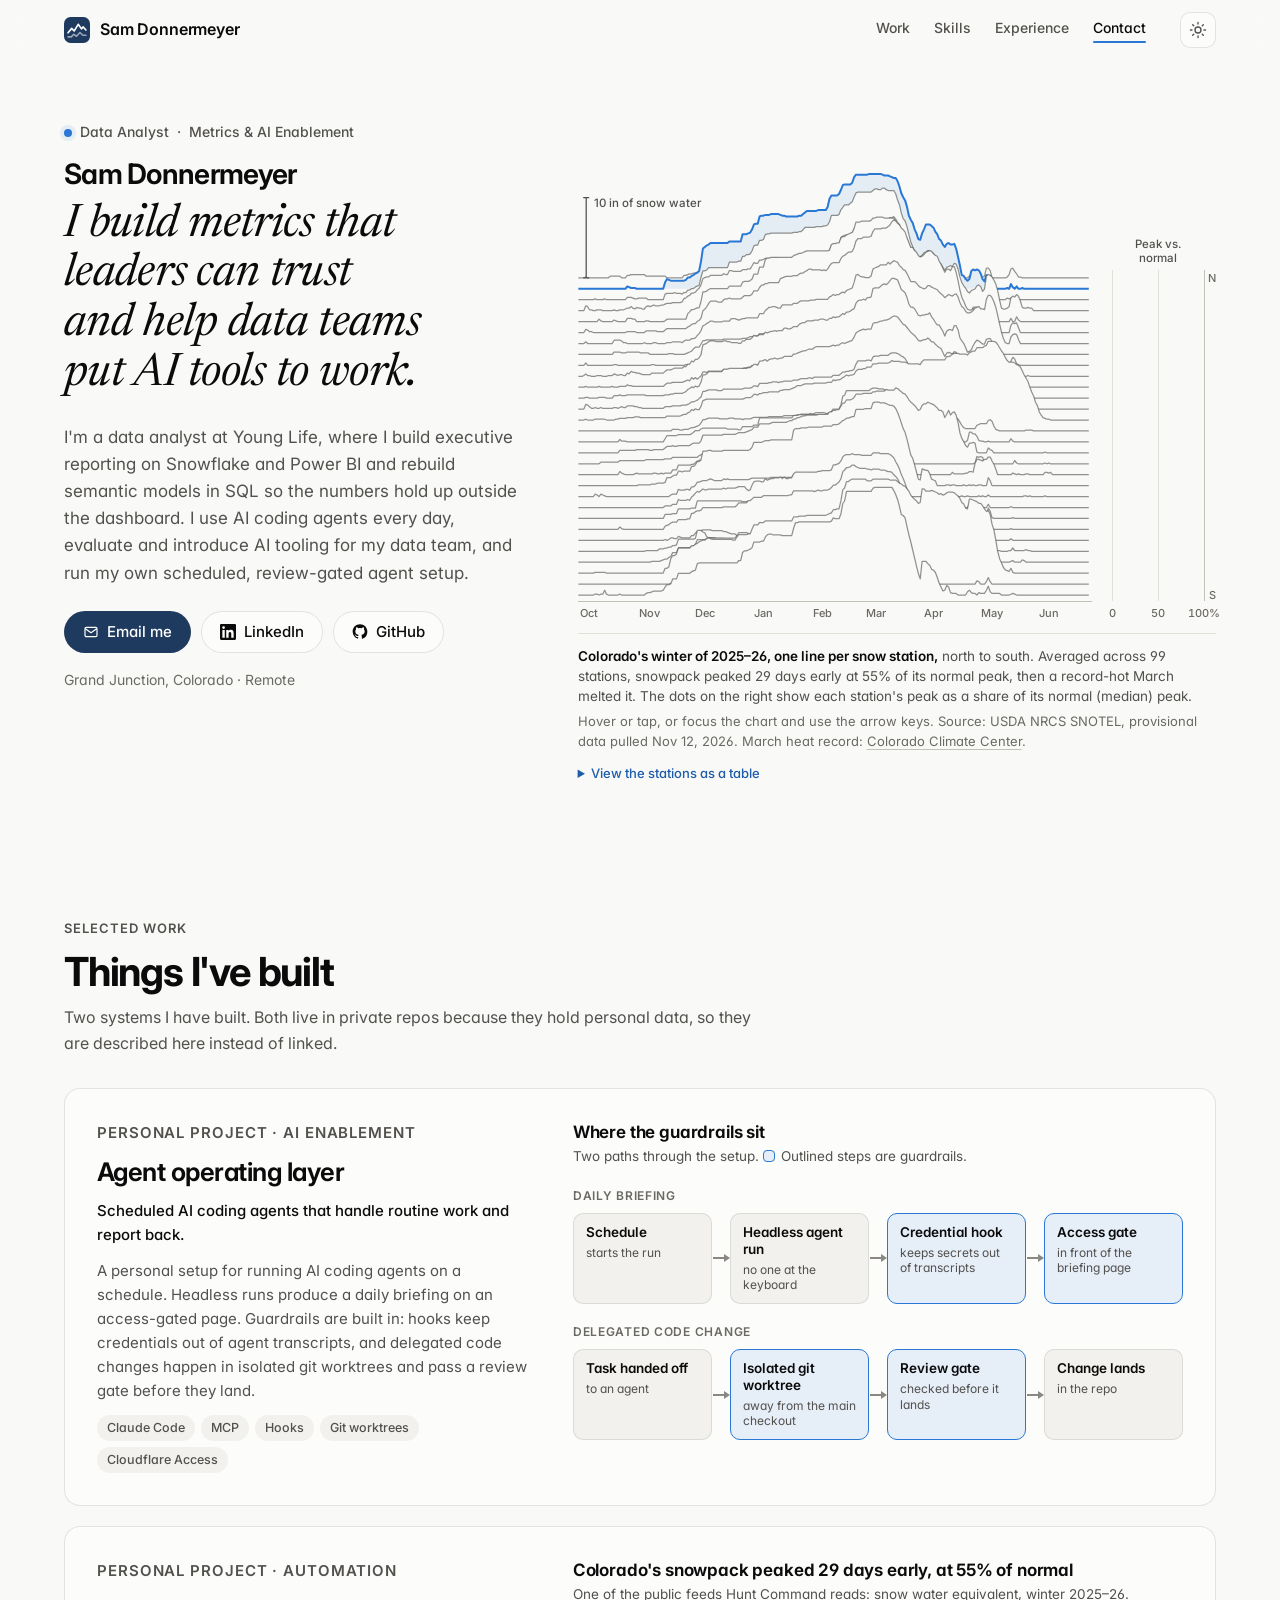
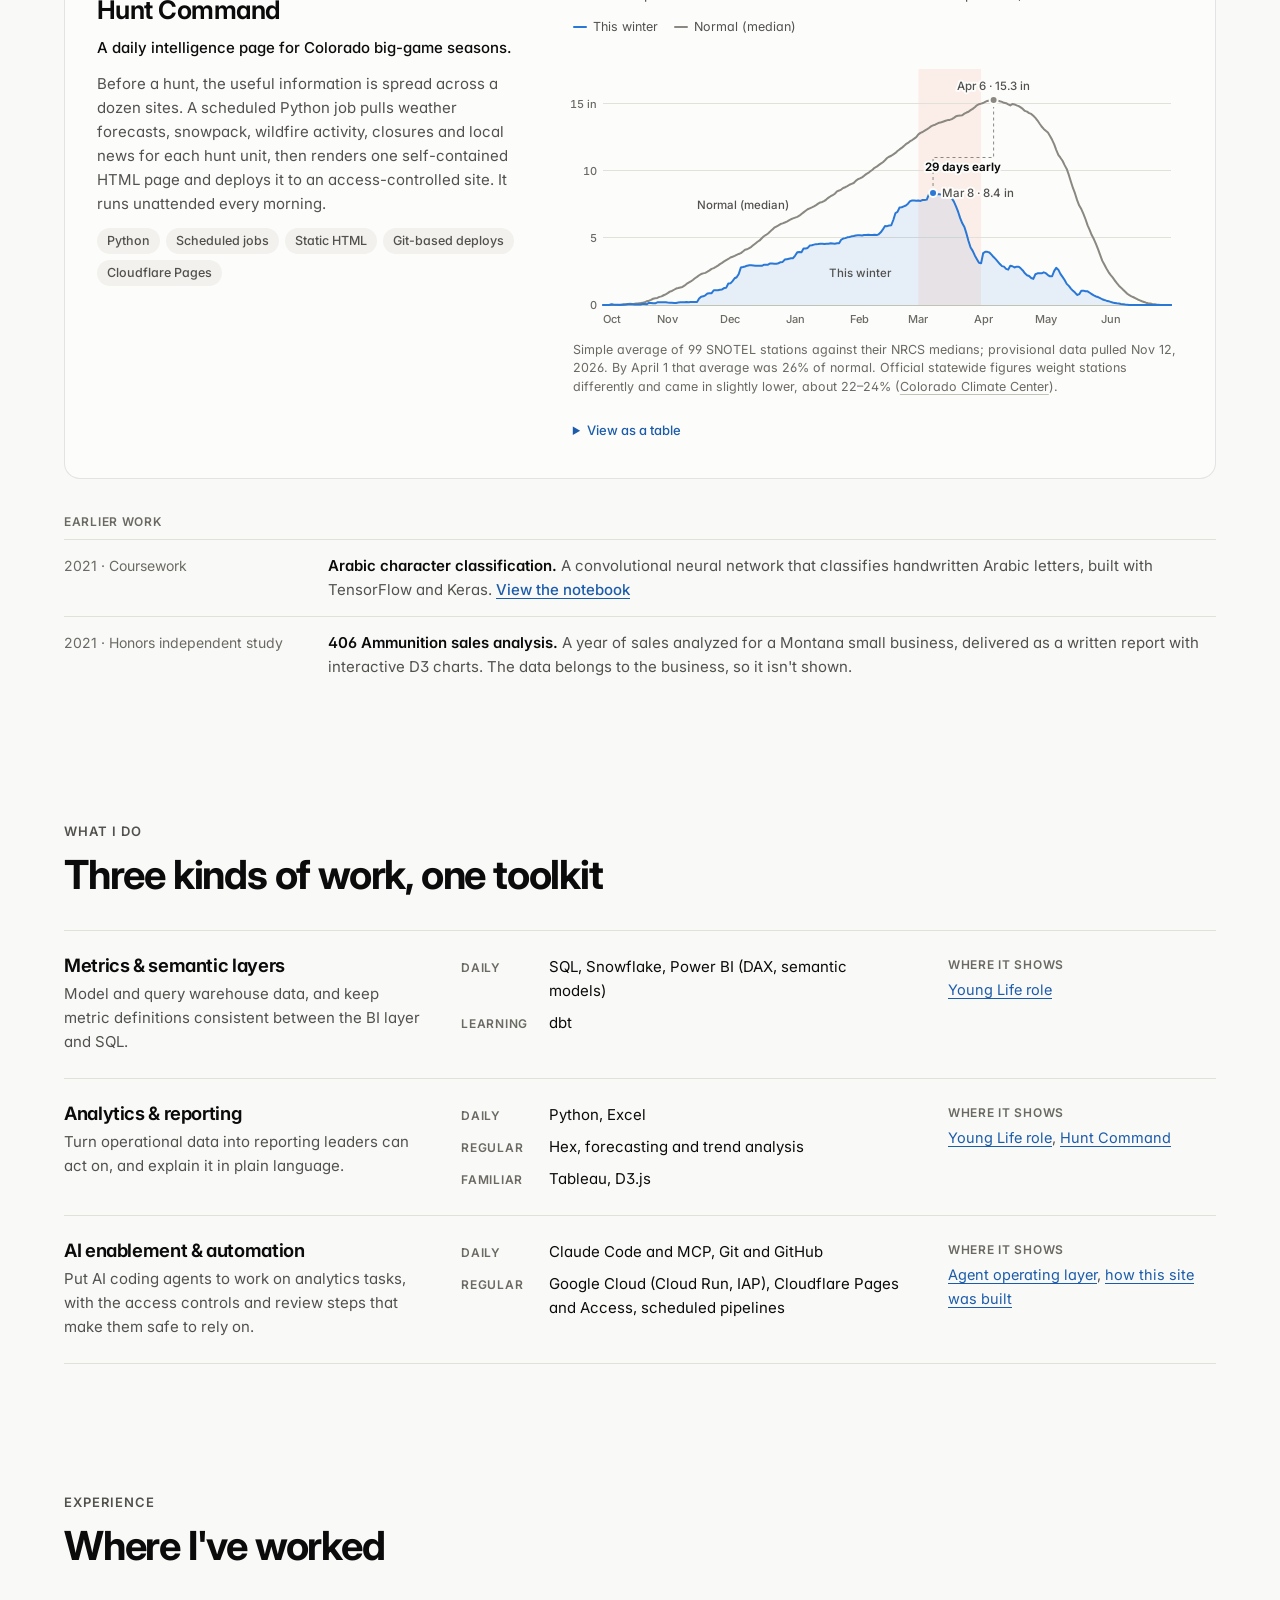
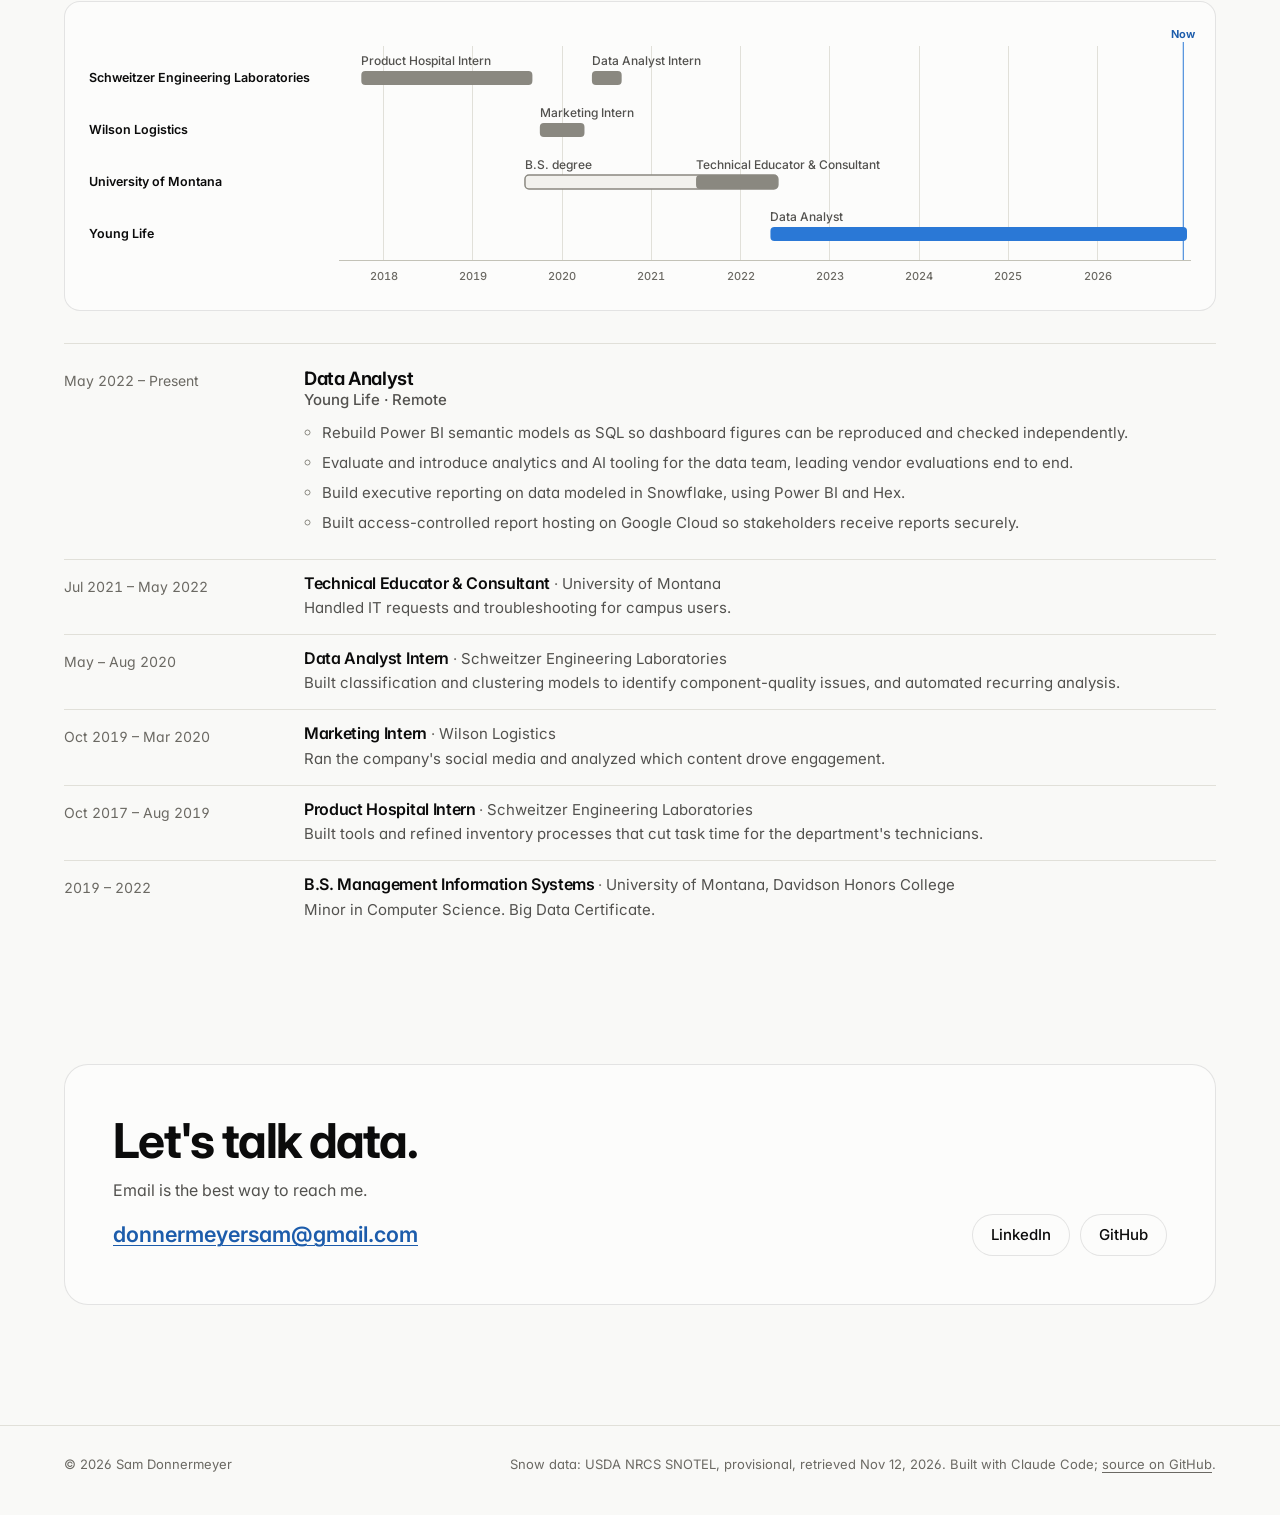
<file: index.html>
<!DOCTYPE html>
<html lang="en">
<head>
  <meta charset="utf-8">
  <meta name="viewport" content="width=device-width, initial-scale=1">
  <title>Sam Donnermeyer · Data Analyst · Metrics &amp; AI Enablement</title>
  <meta name="description" content="Sam Donnermeyer is a data analyst in Grand Junction, Colorado. He builds metrics that leaders can trust with SQL, Snowflake and Power BI, and helps data teams put AI tools to work.">
  <meta name="theme-color" content="#f9f9f7" media="(prefers-color-scheme: light)">
  <meta name="theme-color" content="#0d0d0d" media="(prefers-color-scheme: dark)">
  <link rel="canonical" href="https://samdonnermeyer.github.io/resume/">

  <meta property="og:type" content="profile">
  <meta property="og:title" content="Sam Donnermeyer · Data Analyst · Metrics &amp; AI Enablement">
  <meta property="og:description" content="I build metrics that leaders can trust and help data teams put AI tools to work.">
  <meta property="og:url" content="https://samdonnermeyer.github.io/resume/">
  <meta property="og:image" content="https://samdonnermeyer.github.io/resume/assets/img/og.png">
  <meta property="og:image:width" content="1200">
  <meta property="og:image:height" content="630">
  <meta property="og:image:alt" content="Sam Donnermeyer, Data Analyst, over a ridgeline chart of Colorado snowpack.">
  <meta name="twitter:card" content="summary_large_image">

  <link rel="icon" href="assets/img/favicon.svg" type="image/svg+xml">
  <link rel="apple-touch-icon" href="assets/img/apple-touch-icon.png">

  <link rel="preconnect" href="https://fonts.googleapis.com">
  <link rel="preconnect" href="https://fonts.gstatic.com" crossorigin>
  <link href="https://fonts.googleapis.com/css2?family=Inter:wght@400;500;600;650;700&family=Newsreader:ital,opsz,wght@1,6..72,400&display=swap" rel="stylesheet">
  <link rel="stylesheet" href="assets/css/site.css">

  <script>
    (function () {
      var d = document.documentElement;
      d.classList.add('js');
      try { var t = localStorage.getItem('theme'); if (t === 'light' || t === 'dark') d.dataset.theme = t; } catch (e) {}
    })();
  </script>
  <script src="assets/js/data.js" defer></script>
  <script src="assets/js/site.js" defer></script>

  <script type="application/ld+json">
  {
    "@context": "https://schema.org",
    "@type": "Person",
    "name": "Sam Donnermeyer",
    "jobTitle": "Data Analyst",
    "worksFor": { "@type": "Organization", "name": "Young Life" },
    "alumniOf": { "@type": "CollegeOrUniversity", "name": "University of Montana" },
    "address": { "@type": "PostalAddress", "addressLocality": "Grand Junction", "addressRegion": "CO", "addressCountry": "US" },
    "url": "https://samdonnermeyer.github.io/resume/",
    "sameAs": ["https://www.linkedin.com/in/samuel-donnermeyer/", "https://github.com/SamDonnermeyer"]
  }
  </script>
</head>
<body>
  <a class="skip" href="#main">Skip to content</a>

  <header class="topbar">
    <div class="wrap topbar-inner">
      <a class="brand" href="#top" aria-label="Sam Donnermeyer, back to top">
        <svg viewBox="0 0 32 32" aria-hidden="true">
          <rect width="32" height="32" rx="8" fill="var(--mark)"/>
          <path d="M5 19.5 9.5 14l3 3.2L17.5 9l4 5.6 2.2-2.4L27 16" fill="none" stroke="#fff" stroke-width="2" stroke-linecap="round" stroke-linejoin="round"/>
          <path d="M5 24.5h4l3-3.2 3.4 2.4 4.2-4.6 3.6 3.4H27" fill="none" stroke="#fff" stroke-opacity=".55" stroke-width="2" stroke-linecap="round" stroke-linejoin="round"/>
        </svg>
        <span class="brand-name">Sam Donnermeyer</span>
      </a>
      <nav aria-label="Sections">
        <a href="#work">Work</a>
        <a href="#skills">Skills</a>
        <a href="#experience">Experience</a>
        <a href="#contact">Contact</a>
      </nav>
      <button class="theme-toggle" type="button" aria-label="Switch theme">
        <svg class="sun" viewBox="0 0 24 24" fill="none" stroke="currentColor" stroke-width="1.8" stroke-linecap="round" aria-hidden="true"><circle cx="12" cy="12" r="4"/><path d="M12 2v2M12 20v2M4.9 4.9l1.4 1.4M17.7 17.7l1.4 1.4M2 12h2M20 12h2M4.9 19.1l1.4-1.4M17.7 6.3l1.4-1.4"/></svg>
        <svg class="moon" viewBox="0 0 24 24" fill="none" stroke="currentColor" stroke-width="1.8" stroke-linecap="round" stroke-linejoin="round" aria-hidden="true"><path d="M20.5 14.2A8.5 8.5 0 1 1 9.8 3.5a6.8 6.8 0 0 0 10.7 10.7Z"/></svg>
      </button>
    </div>
  </header>

  <main id="main">
    <!-- ======= Hero ======= -->
    <section class="hero" id="top" aria-labelledby="hero-name">
      <div class="wrap hero-grid">
        <div class="hero-head">
          <p class="eyebrow"><span class="dot" aria-hidden="true"></span>Data Analyst <span aria-hidden="true">·</span> Metrics &amp; AI Enablement</p>
          <h1 id="hero-name">Sam Donnermeyer</h1>
          <p class="headline">I build metrics that leaders can trust and help data teams put AI tools to work.</p>
        </div>

        <figure class="hero-fig">
          <div id="ridge" class="ridge" tabindex="0" role="img"
               aria-label="Ridgeline chart of daily snow water equivalent at 30 Colorado SNOTEL stations from October 2025 through June 2026, ordered north to south, beside a dot plot of each station's peak as a percentage of its normal peak. Most stations peaked in early March, about a month ahead of normal and at roughly half the normal peak, then melted quickly during a record-hot March. Use the arrow keys to explore stations and dates; a data table follows."></div>
          <figcaption class="fig-cap">
            <p><strong>Colorado's winter of 2025–26, one line per snow station,</strong> north to south. Averaged across 99 stations, snowpack peaked 29 days early at 55% of its normal peak, then a record-hot March melted it. The dots on the right show each station's peak as a share of its normal (median) peak.</p>
            <p class="src">Hover or tap, or focus the chart and use the arrow keys. Source: USDA NRCS SNOTEL, provisional data pulled Nov 12, 2026. March heat record: <a href="https://climate.colostate.edu/reports/2026Mar_climate_summary.pdf">Colorado Climate Center</a>.</p>
          </figcaption>
          <details class="data-table" id="ridge-table">
            <summary>View the stations as a table</summary>
            <div class="table-scroll">
              <table>
                <thead><tr><th scope="col">Station</th><th scope="col" class="num">Elevation (ft)</th><th scope="col" class="num">Peak (in)</th><th scope="col">Peak date</th><th scope="col">Normal peak date</th><th scope="col" class="num">Peak vs. normal</th></tr></thead>
                <tbody></tbody>
              </table>
            </div>
          </details>
        </figure>

        <div class="hero-body">
          <p class="intro">I'm a data analyst at Young Life, where I build executive reporting on Snowflake and Power BI and rebuild semantic models in SQL so the numbers hold up outside the dashboard. I use AI coding agents every day, evaluate and introduce AI tooling for my data team, and run my own scheduled, review-gated agent setup.</p>
          <div class="actions">
            <a class="btn btn-primary" href="mailto:donnermeyersam@gmail.com">
              <svg viewBox="0 0 24 24" fill="none" stroke="currentColor" stroke-width="1.8" stroke-linejoin="round" aria-hidden="true"><rect x="3" y="5" width="18" height="14" rx="2"/><path d="m3.5 7 8.5 6 8.5-6"/></svg>
              Email me
            </a>
            <a class="btn" href="https://www.linkedin.com/in/samuel-donnermeyer/">
              <svg viewBox="0 0 24 24" fill="currentColor" aria-hidden="true"><path d="M20.45 20.45h-3.56v-5.57c0-1.33-.02-3.04-1.85-3.04-1.85 0-2.14 1.45-2.14 2.94v5.67H9.35V9h3.41v1.56h.05c.48-.9 1.64-1.85 3.37-1.85 3.6 0 4.27 2.37 4.27 5.46v6.28ZM5.34 7.43a2.06 2.06 0 1 1 0-4.13 2.06 2.06 0 0 1 0 4.13ZM7.12 20.45H3.56V9h3.56v11.45ZM22.22 0H1.77C.79 0 0 .77 0 1.73v20.54C0 23.23.79 24 1.77 24h20.45c.98 0 1.78-.77 1.78-1.73V1.73C24 .77 23.2 0 22.22 0Z"/></svg>
              LinkedIn
            </a>
            <a class="btn" href="https://github.com/SamDonnermeyer">
              <svg viewBox="0 0 24 24" fill="currentColor" aria-hidden="true"><path d="M12 .5C5.73.5.98 5.24.98 11.5c0 4.86 3.15 8.98 7.52 10.43.55.1.75-.24.75-.53v-1.86c-3.06.67-3.7-1.47-3.7-1.47-.5-1.27-1.22-1.61-1.22-1.61-1-.68.08-.67.08-.67 1.1.08 1.68 1.13 1.68 1.13.98 1.68 2.58 1.2 3.2.91.1-.71.39-1.2.7-1.47-2.44-.28-5.01-1.22-5.01-5.43 0-1.2.43-2.18 1.13-2.95-.11-.28-.49-1.4.11-2.91 0 0 .92-.3 3.02 1.13a10.5 10.5 0 0 1 5.5 0c2.1-1.43 3.02-1.13 3.02-1.13.6 1.51.22 2.63.11 2.91.7.77 1.13 1.75 1.13 2.95 0 4.22-2.58 5.15-5.03 5.42.4.34.75 1.01.75 2.04v3.03c0 .29.2.64.76.53A11 11 0 0 0 23.02 11.5C23.02 5.24 18.27.5 12 .5Z"/></svg>
              GitHub
            </a>
          </div>
          <p class="locale">Grand Junction, Colorado <span aria-hidden="true">·</span> Remote</p>
        </div>
      </div>
    </section>

    <!-- ======= Work ======= -->
    <section class="section wrap" id="work" aria-labelledby="work-title">
      <div class="section-head reveal">
        <p class="kicker">Selected work</p>
        <h2 id="work-title">Things I've built</h2>
        <p>Two systems I have built. Both live in private repos because they hold personal data, so they are described here instead of linked.</p>
      </div>

      <div class="cards">
        <article class="card card-feature reveal">
          <div class="feature-text">
            <p class="card-kicker">Personal project · AI enablement</p>
            <h3>Agent operating layer</h3>
            <p class="card-lede">Scheduled AI coding agents that handle routine work and report back.</p>
            <p>A personal setup for running AI coding agents on a schedule. Headless runs produce a daily briefing on an access-gated page. Guardrails are built in: hooks keep credentials out of agent transcripts, and delegated code changes happen in isolated git worktrees and pass a review gate before they land.</p>
            <ul class="chips" aria-label="Tools">
              <li>Claude Code</li><li>MCP</li><li>Hooks</li><li>Git worktrees</li><li>Cloudflare Access</li>
            </ul>
          </div>

          <div class="feature-viz flows">
            <div class="viz-head">
              <p class="viz-title">Where the guardrails sit</p>
              <p class="viz-sub">Two paths through the setup. <span class="guard-key"><i aria-hidden="true"></i>Outlined steps are guardrails.</span></p>
            </div>
            <div class="flow">
              <p class="flow-label" id="flow-a">Daily briefing</p>
              <ol class="flow-steps" aria-labelledby="flow-a">
                <li><b>Schedule</b><small>starts the run</small></li>
                <li><b>Headless agent run</b><small>no one at the keyboard</small></li>
                <li class="is-guard"><b>Credential hook</b><small>keeps secrets out of transcripts</small></li>
                <li class="is-guard"><b>Access gate</b><small>in front of the briefing page</small></li>
              </ol>
            </div>
            <div class="flow">
              <p class="flow-label" id="flow-b">Delegated code change</p>
              <ol class="flow-steps" aria-labelledby="flow-b">
                <li><b>Task handed off</b><small>to an agent</small></li>
                <li class="is-guard"><b>Isolated git worktree</b><small>away from the main checkout</small></li>
                <li class="is-guard"><b>Review gate</b><small>checked before it lands</small></li>
                <li><b>Change lands</b><small>in the repo</small></li>
              </ol>
            </div>
          </div>
        </article>

        <article class="card card-feature reveal">
          <div class="feature-text">
            <p class="card-kicker">Personal project · Automation</p>
            <h3>Hunt Command</h3>
            <p class="card-lede">A daily intelligence page for Colorado big-game seasons.</p>
            <p>Before a hunt, the useful information is spread across a dozen sites. A scheduled Python job pulls weather forecasts, snowpack, wildfire activity, closures and local news for each hunt unit, then renders one self-contained HTML page and deploys it to an access-controlled site. It runs unattended every morning.</p>
            <ul class="chips" aria-label="Tools">
              <li>Python</li><li>Scheduled jobs</li><li>Static HTML</li><li>Git-based deploys</li><li>Cloudflare Pages</li>
            </ul>
          </div>

          <div class="feature-viz">
            <div class="viz-head">
              <p class="viz-title">Colorado's snowpack peaked 29 days early, at 55% of normal</p>
              <p class="viz-sub">One of the public feeds Hunt Command reads: snow water equivalent, winter 2025–26.</p>
            </div>
            <div class="legend" aria-hidden="true">
              <span><i style="background: var(--s1)"></i>This winter</span>
              <span><i style="background: var(--de)"></i>Normal (median)</span>
            </div>
            <div id="statewide" class="mini-chart" tabindex="0" role="img"
                 aria-label="Line chart of average Colorado snowpack this winter against normal. This winter peaked at 8.4 inches on March 8; the normal peak is 15.3 inches on April 6. By April 1 the average was 26 percent of normal. Use the left and right arrow keys to read values; a data table follows."></div>
            <p class="viz-note">Simple average of 99 SNOTEL stations against their NRCS medians; provisional data pulled Nov 12, 2026. By April 1 that average was 26% of normal. Official statewide figures weight stations differently and came in slightly lower, about 22–24% (<a href="https://climate.colostate.edu/reports/2026Mar_climate_summary.pdf">Colorado Climate Center</a>).</p>
            <details class="data-table" id="statewide-table">
              <summary>View as a table</summary>
              <div class="table-scroll">
                <table>
                  <thead><tr><th scope="col">Date</th><th scope="col" class="num">This winter (in)</th><th scope="col" class="num">Normal (in)</th><th scope="col" class="num">% of normal</th></tr></thead>
                  <tbody></tbody>
                </table>
              </div>
            </details>
          </div>
        </article>
      </div>

      <div class="earlier reveal">
        <h3>Earlier work</h3>
        <ul>
          <li>
            <span class="e-when">2021 · Coursework</span>
            <span class="e-what"><strong>Arabic character classification.</strong> A convolutional neural network that classifies handwritten Arabic letters, built with TensorFlow and Keras. <a href="https://github.com/SamDonnermeyer/CSCI_464/tree/main/arabic_character_classification">View the notebook</a></span>
          </li>
          <li>
            <span class="e-when">2021 · Honors independent study</span>
            <span class="e-what"><strong>406 Ammunition sales analysis.</strong> A year of sales analyzed for a Montana small business, delivered as a written report with interactive D3 charts. The data belongs to the business, so it isn't shown.</span>
          </li>
        </ul>
      </div>
    </section>

    <!-- ======= Skills ======= -->
    <section class="section wrap" id="skills" aria-labelledby="skills-title">
      <div class="section-head reveal">
        <p class="kicker">What I do</p>
        <h2 id="skills-title">Three kinds of work, one toolkit</h2>
      </div>

      <div class="skill-rows">
        <div class="skill-row reveal">
          <div class="skill-what">
            <h3>Metrics &amp; semantic layers</h3>
            <p>Model and query warehouse data, and keep metric definitions consistent between the BI layer and SQL.</p>
          </div>
          <dl class="skill-tools">
            <div><dt>Daily</dt><dd>SQL, Snowflake, Power BI (DAX, semantic models)</dd></div>
            <div><dt>Learning</dt><dd>dbt</dd></div>
          </dl>
          <p class="skill-proof"><span>Where it shows</span> <a href="#experience">Young Life role</a></p>
        </div>

        <div class="skill-row reveal">
          <div class="skill-what">
            <h3>Analytics &amp; reporting</h3>
            <p>Turn operational data into reporting leaders can act on, and explain it in plain language.</p>
          </div>
          <dl class="skill-tools">
            <div><dt>Daily</dt><dd>Python, Excel</dd></div>
            <div><dt>Regular</dt><dd>Hex, forecasting and trend analysis</dd></div>
            <div><dt>Familiar</dt><dd>Tableau, D3.js</dd></div>
          </dl>
          <p class="skill-proof"><span>Where it shows</span> <a href="#experience">Young Life role</a>, <a href="#work">Hunt Command</a></p>
        </div>

        <div class="skill-row reveal">
          <div class="skill-what">
            <h3>AI enablement &amp; automation</h3>
            <p>Put AI coding agents to work on analytics tasks, with the access controls and review steps that make them safe to rely on.</p>
          </div>
          <dl class="skill-tools">
            <div><dt>Daily</dt><dd>Claude Code and MCP, Git and GitHub</dd></div>
            <div><dt>Regular</dt><dd>Google Cloud (Cloud Run, IAP), Cloudflare Pages and Access, scheduled pipelines</dd></div>
          </dl>
          <p class="skill-proof"><span>Where it shows</span> <a href="#work">Agent operating layer</a>, <a href="https://github.com/SamDonnermeyer/resume#how-it-was-built">how this site was built</a></p>
        </div>
      </div>
    </section>

    <!-- ======= Experience ======= -->
    <section class="section wrap" id="experience" aria-labelledby="exp-title">
      <div class="section-head reveal">
        <p class="kicker">Experience</p>
        <h2 id="exp-title">Where I've worked</h2>
      </div>

      <div class="career-chart">
        <div id="career"></div>
      </div>

      <ol class="timeline">
        <li class="reveal">
          <div class="when">May 2022 – Present</div>
          <div class="what">
            <h3>Data Analyst <span class="at">Young Life · Remote</span></h3>
            <ul>
              <li>Rebuild Power BI semantic models as SQL so dashboard figures can be reproduced and checked independently.</li>
              <li>Evaluate and introduce analytics and AI tooling for the data team, leading vendor evaluations end to end.</li>
              <li>Build executive reporting on data modeled in Snowflake, using Power BI and Hex.</li>
              <li>Built access-controlled report hosting on Google Cloud so stakeholders receive reports securely.</li>
            </ul>
          </div>
        </li>
        <li class="reveal is-compact">
          <div class="when">Jul 2021 – May 2022</div>
          <div class="what">
            <h3>Technical Educator &amp; Consultant <span class="at">University of Montana</span></h3>
            <p>Handled IT requests and troubleshooting for campus users.</p>
          </div>
        </li>
        <li class="reveal is-compact">
          <div class="when">May – Aug 2020</div>
          <div class="what">
            <h3>Data Analyst Intern <span class="at">Schweitzer Engineering Laboratories</span></h3>
            <p>Built classification and clustering models to identify component-quality issues, and automated recurring analysis.</p>
          </div>
        </li>
        <li class="reveal is-compact">
          <div class="when">Oct 2019 – Mar 2020</div>
          <div class="what">
            <h3>Marketing Intern <span class="at">Wilson Logistics</span></h3>
            <p>Ran the company's social media and analyzed which content drove engagement.</p>
          </div>
        </li>
        <li class="reveal is-compact">
          <div class="when">Oct 2017 – Aug 2019</div>
          <div class="what">
            <h3>Product Hospital Intern <span class="at">Schweitzer Engineering Laboratories</span></h3>
            <p>Built tools and refined inventory processes that cut task time for the department's technicians.</p>
          </div>
        </li>
        <li class="reveal is-compact">
          <div class="when">2019 – 2022</div>
          <div class="what">
            <h3>B.S. Management Information Systems <span class="at">University of Montana, Davidson Honors College</span></h3>
            <p>Minor in Computer Science. Big Data Certificate.</p>
          </div>
        </li>
      </ol>
    </section>

    <!-- ======= Contact ======= -->
    <section class="section wrap contact" id="contact" aria-labelledby="contact-title">
      <div class="contact-card reveal">
        <div>
          <h2 id="contact-title">Let's talk data.</h2>
          <p>Email is the best way to reach me.</p>
          <p class="contact-email"><a href="mailto:donnermeyersam@gmail.com">donnermeyersam@gmail.com</a></p>
        </div>
        <div class="actions">
          <a class="btn" href="https://www.linkedin.com/in/samuel-donnermeyer/">LinkedIn</a>
          <a class="btn" href="https://github.com/SamDonnermeyer">GitHub</a>
        </div>
      </div>
    </section>
  </main>

  <footer class="footer">
    <div class="wrap">
      <span>© <span id="year">2026</span> Sam Donnermeyer</span>
      <span>Snow data: USDA NRCS SNOTEL, provisional, retrieved Nov 12, 2026. Built with Claude Code; <a href="https://github.com/SamDonnermeyer/resume">source on GitHub</a>.</span>
    </div>
  </footer>
</body>
</html>
</file>
<file: assets/css/site.css>
/* Sam Donnermeyer · personal site
   Color roles follow a validated chart palette (light surface #fcfcfb, dark surface #1a1a19).
   Text tokens meet 4.5:1 and chart marks meet 3:1 on every surface, in both modes. */

:root {
  color-scheme: light;
  --bg: #f9f9f7;
  --surface: #fcfcfb;
  --surface-2: #f2f1ed;
  --ink: #0b0b0b;
  --ink-2: #52514e;
  --muted: #6b6963;
  --grid: #e1e0d9;
  --axis: #c3c2b7;
  --border: rgba(11, 11, 11, 0.10);
  --shadow: 0 1px 2px rgba(11, 11, 11, 0.04), 0 8px 24px rgba(11, 11, 11, 0.06);

  --brand: #1f3a5f;
  --link: #1c5cab;
  --btn-bg: #1f3a5f;
  --btn-ink: #ffffff;

  --s1: #2a78d6;
  --s1-wash: rgba(42, 120, 214, 0.10);
  --s1-wash-strong: rgba(42, 120, 214, 0.18);
  --de: #8a8880;          /* de-emphasis mark */
  --ridge: #52514e;
  --band: rgba(235, 104, 52, 0.09);
  --mark: #1f3a5f;

  --font: "Inter", system-ui, -apple-system, "Segoe UI", sans-serif;
  --serif: "Newsreader", Georgia, serif;
  --wrap: 1200px;
  --gutter: 24px;
  --radius: 16px;
}

@media (prefers-color-scheme: dark) {
  :root:where(:not([data-theme="light"])) {
    color-scheme: dark;
    --bg: #0d0d0d;
    --surface: #1a1a19;
    --surface-2: #232321;
    --ink: #f0efec;
    --ink-2: #c3c2b7;
    --muted: #9a988f;
    --grid: #2c2c2a;
    --axis: #383835;
    --border: rgba(255, 255, 255, 0.10);
    --shadow: 0 1px 2px rgba(0, 0, 0, 0.4), 0 8px 24px rgba(0, 0, 0, 0.35);
    --brand: #9cc0ec;
    --link: #86b6ef;
    --btn-bg: #f0efec;
    --btn-ink: #0b0b0b;
    --s1: #3987e5;
    --s1-wash: rgba(57, 135, 229, 0.12);
    --s1-wash-strong: rgba(57, 135, 229, 0.22);
    --de: #77756f;
    --ridge: #c3c2b7;
    --band: rgba(217, 89, 38, 0.12);
    --mark: #2a78d6;
  }
}
:root[data-theme="dark"] {
  color-scheme: dark;
  --bg: #0d0d0d;
  --surface: #1a1a19;
  --surface-2: #232321;
  --ink: #f0efec;
  --ink-2: #c3c2b7;
  --muted: #9a988f;
  --grid: #2c2c2a;
  --axis: #383835;
  --border: rgba(255, 255, 255, 0.10);
  --shadow: 0 1px 2px rgba(0, 0, 0, 0.4), 0 8px 24px rgba(0, 0, 0, 0.35);
  --brand: #9cc0ec;
  --link: #86b6ef;
  --btn-bg: #f0efec;
  --btn-ink: #0b0b0b;
  --s1: #3987e5;
  --s1-wash: rgba(57, 135, 229, 0.12);
  --s1-wash-strong: rgba(57, 135, 229, 0.22);
  --de: #77756f;
  --ridge: #c3c2b7;
  --band: rgba(217, 89, 38, 0.12);
  --mark: #2a78d6;
}

/* ---------- Base ---------- */
*, *::before, *::after { box-sizing: border-box; }
html { scroll-behavior: smooth; scroll-padding-top: 72px; -webkit-text-size-adjust: 100%; }
body {
  margin: 0;
  background: var(--bg);
  color: var(--ink);
  font: 400 16px/1.6 var(--font);
  font-feature-settings: "cv11", "ss01";
  -webkit-font-smoothing: antialiased;
  text-rendering: optimizeLegibility;
  overflow-x: hidden;
}
a { color: var(--link); text-decoration-thickness: 1px; text-underline-offset: 3px; }
a:hover { text-decoration-thickness: 2px; }
:focus-visible { outline: 2px solid var(--s1); outline-offset: 3px; border-radius: 4px; }
h1, h2, h3 { margin: 0; line-height: 1.15; letter-spacing: -0.02em; }
p { margin: 0; }
ul, ol, dl, dd { margin: 0; padding: 0; }
.wrap { width: 100%; max-width: var(--wrap); margin-inline: auto; padding-inline: var(--gutter); }
.skip { position: absolute; left: -999px; top: 8px; z-index: 100; background: var(--btn-bg); color: var(--btn-ink); padding: 8px 12px; border-radius: 8px; }
.skip:focus { left: 8px; }

/* ---------- Top bar ---------- */
.topbar {
  position: sticky; top: 0; z-index: 50;
  background: color-mix(in srgb, var(--bg) 82%, transparent);
  backdrop-filter: saturate(1.4) blur(12px);
  -webkit-backdrop-filter: saturate(1.4) blur(12px);
  border-bottom: 1px solid transparent;
  transition: border-color .3s ease;
}
.topbar.is-scrolled { border-bottom-color: var(--border); }
.topbar-inner { display: flex; align-items: center; gap: 24px; height: 60px; }
.brand { display: inline-flex; align-items: center; gap: 10px; flex: none; color: var(--ink); text-decoration: none; font-weight: 600; letter-spacing: -0.01em; }
.brand svg { width: 26px; height: 26px; flex: none; }
.topbar nav { margin-left: auto; display: flex; gap: 4px; }
.topbar nav a {
  color: var(--ink-2); text-decoration: none; font-size: 14px; font-weight: 500; white-space: nowrap;
  padding: 6px 10px; border-radius: 8px; transition: color .2s, background-color .2s;
}
.topbar nav a:hover { color: var(--ink); background: var(--surface-2); }
.topbar nav a.is-active { color: var(--ink); }
.topbar nav a.is-active::after { content: ""; display: block; height: 2px; margin-top: 2px; border-radius: 2px; background: var(--s1); }
.theme-toggle {
  display: inline-grid; place-items: center; width: 36px; height: 36px; flex: none;
  border: 1px solid var(--border); border-radius: 10px; background: var(--surface); color: var(--ink-2); cursor: pointer;
}
.theme-toggle:hover { color: var(--ink); }
.theme-toggle svg { width: 18px; height: 18px; }
.theme-toggle .moon { display: none; }
:root[data-theme="dark"] .theme-toggle .sun { display: none; }
:root[data-theme="dark"] .theme-toggle .moon { display: block; }
@media (prefers-color-scheme: dark) {
  :root:not([data-theme="light"]) .theme-toggle .sun { display: none; }
  :root:not([data-theme="light"]) .theme-toggle .moon { display: block; }
}

/* ---------- Hero: claim on the left, the winter on the right ---------- */
.hero { padding-top: clamp(28px, 4.5vw, 64px); }
.hero-grid {
  display: grid; align-items: start;
  grid-template-columns: minmax(0, 5fr) minmax(0, 7fr);
  grid-template-rows: auto 1fr;
  grid-template-areas: "head fig" "body fig";
  column-gap: clamp(32px, 4.5vw, 64px);
}
.hero-head { grid-area: head; }
.hero-body { grid-area: body; }
.hero-fig { grid-area: fig; margin: 0; min-width: 0; }
.eyebrow { display: inline-flex; flex-wrap: wrap; align-items: center; gap: 8px; color: var(--ink-2); font-size: 14px; font-weight: 500; }
.eyebrow .dot { width: 8px; height: 8px; border-radius: 50%; background: var(--s1); box-shadow: 0 0 0 4px var(--s1-wash); }
.hero h1 { margin-top: 14px; font-size: clamp(1.5rem, 2.2vw, 1.875rem); font-weight: 650; letter-spacing: -0.025em; }
.headline {
  margin-top: 10px;
  font-family: var(--serif); font-style: italic; font-weight: 400;
  font-size: clamp(2rem, 3.6vw, 3.1rem); line-height: 1.08; letter-spacing: -0.015em; color: var(--ink);
  text-wrap: balance;
}
.intro { margin-top: 24px; color: var(--ink-2); font-size: 1.0625rem; }
.actions { display: flex; flex-wrap: wrap; gap: 10px; margin-top: 24px; }
.locale { margin-top: 16px; color: var(--muted); font-size: 14px; }
.btn {
  display: inline-flex; align-items: center; gap: 8px; height: 42px; padding: 0 18px;
  border: 1px solid var(--border); border-radius: 999px; background: var(--surface);
  color: var(--ink); text-decoration: none; font-size: 15px; font-weight: 500;
  transition: transform .2s ease, box-shadow .2s ease, background-color .2s;
}
.btn:hover { transform: translateY(-1px); box-shadow: var(--shadow); text-decoration: none; }
.btn svg { width: 16px; height: 16px; }
.btn-primary { background: var(--btn-bg); border-color: transparent; color: var(--btn-ink); }

/* Ridgeline figure. Heights are fixed here so the page doesn't shift when the chart draws. */
.ridge { position: relative; width: 100%; height: 500px; }
.ridge svg { display: block; width: 100%; height: 100%; overflow: visible; }
.fig-cap { display: grid; gap: 6px; margin-top: 14px; padding-top: 12px; border-top: 1px solid var(--grid); color: var(--ink-2); font-size: 13.5px; line-height: 1.5; }
.fig-cap strong { color: var(--ink); font-weight: 600; }
.fig-cap .src { color: var(--muted); font-size: 13px; }

/* ---------- Sections ---------- */
.section { padding-top: clamp(72px, 10vw, 128px); }
.section-head { display: grid; gap: 10px; margin-bottom: 32px; max-width: 70ch; }
.kicker { color: var(--link); font-size: 13px; font-weight: 600; letter-spacing: 0.08em; text-transform: uppercase; }
.section-head h2 { font-size: clamp(1.75rem, 3.4vw, 2.5rem); font-weight: 700; letter-spacing: -0.03em; }
.section-head p { color: var(--ink-2); }

/* ---------- Project cards ---------- */
.cards { display: grid; gap: 20px; }
.card {
  position: relative; display: flex; flex-direction: column; gap: 12px;
  padding: 24px; border: 1px solid var(--border); border-radius: var(--radius);
  background: var(--surface);
}
.card-kicker { color: var(--muted); font-size: 12px; font-weight: 600; letter-spacing: 0.06em; text-transform: uppercase; }
.card h3 { font-size: 1.6rem; font-weight: 650; letter-spacing: -0.02em; }
.card p { color: var(--ink-2); font-size: 15px; }
.card .card-lede { color: var(--ink); font-weight: 500; }
.chips { display: flex; flex-wrap: wrap; gap: 6px; list-style: none; }
.chips li { padding: 3px 10px; border-radius: 999px; background: var(--surface-2); color: var(--ink-2); font-size: 12.5px; font-weight: 500; }

.card-feature { display: grid; grid-template-columns: minmax(0, 5fr) minmax(0, 7fr); gap: 40px; padding: 32px; }
.feature-text { display: flex; flex-direction: column; gap: 12px; }
.feature-viz { display: flex; flex-direction: column; gap: 12px; min-width: 0; }
.card .viz-title { font-size: 1.0625rem; font-weight: 650; letter-spacing: -0.01em; color: var(--ink); line-height: 1.3; }
.card .viz-sub { font-size: 13.5px; color: var(--ink-2); margin-top: 3px; }
.card .viz-note { color: var(--muted); font-size: 12.5px; line-height: 1.45; }
.fig-cap .src a, .viz-note a { color: inherit; text-decoration-color: var(--axis); }

.mini-chart { position: relative; width: 100%; min-height: 260px; }
.mini-chart svg { display: block; width: 100%; height: auto; overflow: visible; }
.legend { display: flex; flex-wrap: wrap; gap: 4px 16px; font-size: 12.5px; color: var(--ink-2); }
.legend span { display: inline-flex; align-items: center; gap: 6px; }
.legend i { display: inline-block; width: 14px; height: 2px; border-radius: 2px; }

/* Flow diagram (agent card): real ordered lists, drawn as connected steps */
.flows { gap: 18px; }
.guard-key { white-space: nowrap; }
.guard-key i { display: inline-block; width: 12px; height: 12px; margin-right: 6px; vertical-align: -1px; border: 1.5px solid var(--s1); border-radius: 4px; background: var(--s1-wash); }
.flow-label { margin-bottom: 8px; color: var(--muted); font-size: 12px; font-weight: 600; letter-spacing: 0.06em; text-transform: uppercase; }
.card .flow-label { font-size: 12px; color: var(--muted); }
.flow-steps { list-style: none; display: grid; grid-template-columns: repeat(4, minmax(0, 1fr)); gap: 18px; }
.flow-steps li {
  position: relative; padding: 10px 12px; min-height: 72px;
  border: 1px solid var(--border); border-radius: 10px; background: var(--surface-2);
}
.flow-steps li b { display: block; color: var(--ink); font-size: 13.5px; font-weight: 600; line-height: 1.25; }
.flow-steps li small { display: block; margin-top: 4px; color: var(--ink-2); font-size: 12px; line-height: 1.3; }
.flow-steps li.is-guard { border: 1.5px solid var(--s1); background: var(--s1-wash); }
.flow-steps li + li::before { content: ""; position: absolute; left: -18px; top: 50%; width: 12px; height: 2px; margin-top: -1px; background: var(--de); }
.flow-steps li + li::after { content: ""; position: absolute; left: -7px; top: 50%; margin-top: -4px; border: 4px solid transparent; border-left: 6px solid var(--de); border-right: 0; }
.js .card.reveal .flow-steps li { transition: opacity .5s ease, transform .5s cubic-bezier(.2,.7,.2,1); }
.js .card.reveal:not(.is-in) .flow-steps li { opacity: 0; transform: translateX(-10px); }
.flow-steps li:nth-child(1) { transition-delay: .25s; }
.flow-steps li:nth-child(2) { transition-delay: .45s; }
.flow-steps li:nth-child(3) { transition-delay: .65s; }
.flow-steps li:nth-child(4) { transition-delay: .85s; }

/* Earlier work: one line each */
.earlier { margin-top: 36px; }
.earlier h3, .skill-proof span {
  color: var(--muted); font-size: 12px; font-weight: 600; letter-spacing: 0.06em; text-transform: uppercase;
}
.earlier h3 { margin-bottom: 10px; }
.earlier ul { list-style: none; }
.earlier li { display: grid; grid-template-columns: 240px minmax(0, 1fr); gap: 24px; padding: 14px 0; border-top: 1px solid var(--grid); color: var(--ink-2); font-size: 15px; }
.e-when { color: var(--muted); font-size: 14px; padding-top: 1px; }
.e-what strong { color: var(--ink); font-weight: 600; }
.e-what a { font-weight: 500; white-space: nowrap; }

/* ---------- Skills: three rows, each tied to where it shows up ---------- */
.skill-rows { border-top: 1px solid var(--grid); }
.skill-row {
  display: grid; align-items: start; gap: 16px 40px; padding: 24px 0; border-bottom: 1px solid var(--grid);
  grid-template-columns: minmax(0, 4fr) minmax(0, 5fr) minmax(0, 3fr);
}
.skill-what h3 { font-size: 1.15rem; font-weight: 650; }
.skill-what p { margin-top: 6px; color: var(--ink-2); font-size: 15px; }
.skill-tools { display: grid; gap: 8px; }
.skill-tools > div { display: grid; grid-template-columns: 76px minmax(0, 1fr); gap: 12px; align-items: baseline; }
.skill-tools dt { color: var(--muted); font-size: 12px; font-weight: 600; letter-spacing: 0.06em; text-transform: uppercase; }
.skill-tools dd { color: var(--ink); font-size: 15px; }
.skill-proof { color: var(--ink-2); font-size: 14.5px; }
.skill-proof span { display: block; margin-bottom: 4px; }

/* ---------- Experience ---------- */
.career-chart { position: relative; padding: 24px; border: 1px solid var(--border); border-radius: var(--radius); background: var(--surface); }
#career { min-height: 260px; }
.career-chart svg { display: block; width: 100%; height: auto; overflow: visible; }
.timeline { list-style: none; margin-top: 32px; display: grid; gap: 0; }
.timeline > li { display: grid; grid-template-columns: 216px minmax(0, 1fr); gap: 24px; padding: 24px 0; border-top: 1px solid var(--grid); }
.when { color: var(--muted); font-size: 14px; font-variant-numeric: tabular-nums; padding-top: 2px; }
.what h3 { font-size: 1.15rem; font-weight: 650; }
.what .at { display: block; margin-top: 2px; color: var(--ink-2); font-weight: 500; font-size: 15px; letter-spacing: 0; }
.what ul { margin-top: 12px; padding-left: 18px; color: var(--ink-2); font-size: 15px; display: grid; gap: 6px; }
.what li::marker { color: var(--de); }
.what p { margin-top: 4px; color: var(--ink-2); font-size: 15px; }
.timeline > li.is-compact { padding: 14px 0; }
.is-compact .what h3 { font-size: 1rem; font-weight: 600; }
.is-compact .what .at { display: inline; margin: 0; font-weight: 400; }
.is-compact .what .at::before { content: "· "; color: var(--muted); }

/* ---------- Contact / footer ---------- */
.contact { padding-bottom: clamp(72px, 10vw, 120px); }
.contact-card {
  display: grid; grid-template-columns: minmax(0, 1fr) auto; align-items: end; gap: 24px;
  padding: clamp(28px, 5vw, 48px); border-radius: 24px; background: var(--surface); border: 1px solid var(--border);
}
.contact-card h2 { font-size: clamp(1.9rem, 4vw, 3rem); letter-spacing: -0.035em; }
.contact-card p { margin-top: 10px; color: var(--ink-2); }
.contact-email { font-size: clamp(1.05rem, 2.2vw, 1.35rem); font-weight: 600; }
.contact-email a { display: inline-block; padding: 4px 0; }
.contact-card .actions { margin-top: 0; }
.footer { border-top: 1px solid var(--grid); padding: 28px 0 40px; color: var(--muted); font-size: 13px; }
.footer .wrap { display: flex; flex-wrap: wrap; justify-content: space-between; gap: 8px 24px; }
.footer a { color: inherit; }

/* ---------- Charts: shared ---------- */
.axis-text { fill: var(--muted); font: 500 11px var(--font); font-variant-numeric: tabular-nums; }
.axis-line { stroke: var(--axis); stroke-width: 1; shape-rendering: crispEdges; }
.grid-line { stroke: var(--grid); stroke-width: 1; shape-rendering: crispEdges; }
.ann-text { fill: var(--ink-2); font: 500 11.5px var(--font); }
.ann-strong { fill: var(--ink); font-weight: 650; }
.ref-line { stroke: var(--de); stroke-width: 1; stroke-dasharray: 3 3; }
.scale-bar { fill: none; stroke: var(--ink-2); stroke-width: 1.25; }
.halo { paint-order: stroke; stroke: var(--surface); stroke-width: 4px; stroke-linejoin: round; }
.ridge .halo { stroke: var(--bg); }
.line-s1 { fill: none; stroke: var(--s1); stroke-width: 2; stroke-linejoin: round; stroke-linecap: round; }
.line-de { fill: none; stroke: var(--de); stroke-width: 2; stroke-linejoin: round; stroke-linecap: round; }
.area-s1 { fill: var(--s1-wash); }
.dot-s1 { fill: var(--s1); stroke: var(--surface); stroke-width: 2; }
.dot-de { fill: var(--de); stroke: var(--surface); stroke-width: 2; }
.band { fill: var(--band); }
.crosshair { stroke: var(--axis); stroke-width: 1; }

/* Ridgeline marks */
.ridge-fill { fill: var(--bg); }
.ridge-line { fill: none; stroke: var(--ridge); stroke-width: 1.25; stroke-linejoin: round; opacity: .62; transition: opacity .2s, stroke .2s, stroke-width .2s; }
.ridge-wash { fill: transparent; transition: fill .2s; }
.ridge.has-active .ridge-line { opacity: .26; }
.ridge-g.is-active .ridge-line { stroke: var(--s1); stroke-width: 2; opacity: 1; }
.ridge-g.is-active .ridge-wash { fill: var(--s1-wash-strong); }
.ridge-g.is-feature .ridge-line { stroke: var(--s1); stroke-width: 2; opacity: 1; }
.ridge-g.is-feature .ridge-wash { fill: var(--s1-wash); }
.ridge.has-active .ridge-g.is-feature:not(.is-active) .ridge-line { stroke: var(--ridge); stroke-width: 1.25; opacity: .26; }
.ridge.has-active .ridge-g.is-feature:not(.is-active) .ridge-wash { fill: transparent; }
.ridge.has-active .ridge-ann { opacity: 0; }
.ridge-ann { transition: opacity .2s; }

/* Dot strip beside the ridgeline: each station's peak as a share of normal */
.strip-stem { stroke: var(--ridge); stroke-width: 1; opacity: .34; transition: opacity .2s, stroke .2s; }
.strip-dot { fill: var(--ridge); stroke: var(--bg); stroke-width: 1.5; transition: fill .2s, opacity .2s; }
.strip-row.is-feature .strip-dot, .strip-row.is-active .strip-dot { fill: var(--s1); }
.strip-row.is-feature .strip-stem, .strip-row.is-active .strip-stem { stroke: var(--s1); opacity: 1; }
.ridge.has-active .strip-row:not(.is-active) .strip-dot { fill: var(--ridge); opacity: .4; }
.ridge.has-active .strip-row:not(.is-active) .strip-stem { stroke: var(--ridge); opacity: .2; }
.js .strip-row { transition: opacity .5s ease; }

/* Career bars */
.bar-past { fill: var(--de); }
.bar-now { fill: var(--s1); }
.bar-edu { fill: var(--surface-2); stroke: var(--de); stroke-width: 1.5; }
.bar-hit { fill: transparent; cursor: default; }
.bar-g:hover .bar-past, .bar-g:focus .bar-past { fill: var(--ink-2); }
.bar-g:hover .bar-edu, .bar-g:focus .bar-edu { stroke: var(--ink-2); }
.bar-g:focus { outline: none; }
.bar-g:focus-visible .bar-past, .bar-g:focus-visible .bar-now, .bar-g:focus-visible .bar-edu { stroke: var(--ink); stroke-width: 2; }
.lane-text { fill: var(--ink); font: 600 12.5px var(--font); }
.role-text { fill: var(--ink-2); font: 500 12px var(--font); }
.now-text { fill: var(--link); font: 650 11px var(--font); }
.js .career-chart .grow { transform: scaleX(0); transform-box: fill-box; transform-origin: 0 50%; transition: transform 1.1s cubic-bezier(.2,.7,.2,1); }
.js .career-chart.is-in .grow { transform: scaleX(1); }

/* Tooltip */
.tip {
  position: fixed; z-index: 80; pointer-events: none;
  min-width: 150px; max-width: 270px; padding: 10px 12px;
  border: 1px solid var(--border); border-radius: 10px;
  background: var(--surface); box-shadow: var(--shadow);
  color: var(--ink-2); font-size: 12.5px; line-height: 1.45;
  opacity: 0; transform: translateY(4px); transition: opacity .12s, transform .12s;
}
.tip.is-on { opacity: 1; transform: none; }
.tip .t-val { color: var(--ink); font-size: 15px; font-weight: 650; letter-spacing: -0.01em; }
.tip .t-name { color: var(--ink); font-weight: 600; }
.tip .t-row { display: flex; align-items: center; gap: 8px; }
.tip .t-row b { color: var(--ink); font-weight: 650; margin-left: auto; padding-left: 12px; }
.tip .t-key { width: 12px; height: 2px; border-radius: 2px; flex: none; }
.tip .t-muted { color: var(--muted); }

/* Table views */
details.data-table { margin-top: 6px; font-size: 13px; color: var(--ink-2); }
details.data-table summary { cursor: pointer; color: var(--link); font-weight: 500; width: max-content; padding: 6px 0; }
.table-scroll { margin-top: 6px; max-height: 280px; overflow: auto; border: 1px solid var(--border); border-radius: 10px; }
.data-table table { width: 100%; border-collapse: collapse; font-variant-numeric: tabular-nums; }
.data-table th, .data-table td { padding: 6px 10px; text-align: left; border-bottom: 1px solid var(--grid); white-space: nowrap; }
.data-table th { position: sticky; top: 0; background: var(--surface-2); color: var(--ink); font-weight: 600; }
.data-table td.num, .data-table th.num { text-align: right; }

/* ---------- Reveal on scroll ---------- */
.js .reveal { opacity: 0; transform: translateY(14px); transition: opacity .6s ease, transform .6s cubic-bezier(.2,.7,.2,1); }
.js .reveal.is-in { opacity: 1; transform: none; }

/* ---------- Responsive ---------- */
@media (max-width: 980px) {
  .hero-grid { grid-template-columns: minmax(0, 1fr); grid-template-rows: auto; grid-template-areas: "head" "fig" "body"; row-gap: 24px; }
  .intro { margin-top: 0; }
  .ridge { height: 440px; }
  .card-feature { grid-template-columns: minmax(0, 1fr); gap: 24px; }
  .skill-row { grid-template-columns: minmax(0, 1fr); gap: 14px; }
}
@media (max-width: 680px) {
  :root { --gutter: 16px; }
  .topbar-inner { gap: 10px; }
  .brand-name { display: none; }
  .topbar nav { flex: 1 1 auto; min-width: 0; margin-left: 0; gap: 0; justify-content: space-between; overflow-x: auto; scrollbar-width: none; }
  .topbar nav::-webkit-scrollbar { display: none; }
  .topbar nav a { padding: 6px 6px; font-size: 13.5px; }
  .hero { padding-top: 20px; }
  .hero-grid { row-gap: 18px; }
  .ridge { height: 340px; }
  .card, .card-feature { padding: 20px; }
  .card h3 { font-size: 1.4rem; }
  .flow-steps { grid-template-columns: minmax(0, 1fr); gap: 14px; }
  .flow-steps li { min-height: 0; }
  .flow-steps li + li::before { left: 22px; top: -14px; width: 2px; height: 9px; margin-top: 0; }
  .flow-steps li + li::after { left: 19px; top: -6px; margin-top: 0; border: 4px solid transparent; border-top: 6px solid var(--de); border-bottom: 0; }
  .js .card.reveal:not(.is-in) .flow-steps li { transform: translateY(-8px); }
  .earlier li { grid-template-columns: minmax(0, 1fr); gap: 2px; }
  .timeline > li { grid-template-columns: minmax(0, 1fr); gap: 4px; }
  .career-chart { padding: 16px 12px; }
  #career { min-height: 330px; }
  .contact-card { grid-template-columns: minmax(0, 1fr); align-items: start; }
}

@media (prefers-reduced-motion: reduce) {
  html { scroll-behavior: auto; }
  *, *::before, *::after { animation: none !important; transition: none !important; }
  .js .reveal { opacity: 1; transform: none; }
  .js .career-chart .grow { transform: none; }
  .js .card.reveal:not(.is-in) .flow-steps li { opacity: 1; transform: none; }
}

@media print {
  .topbar, .theme-toggle, details.data-table { display: none; }
  .js .reveal, .js .card.reveal:not(.is-in) .flow-steps li { opacity: 1; transform: none; }
  body { background: #fff; }
}
</file>
